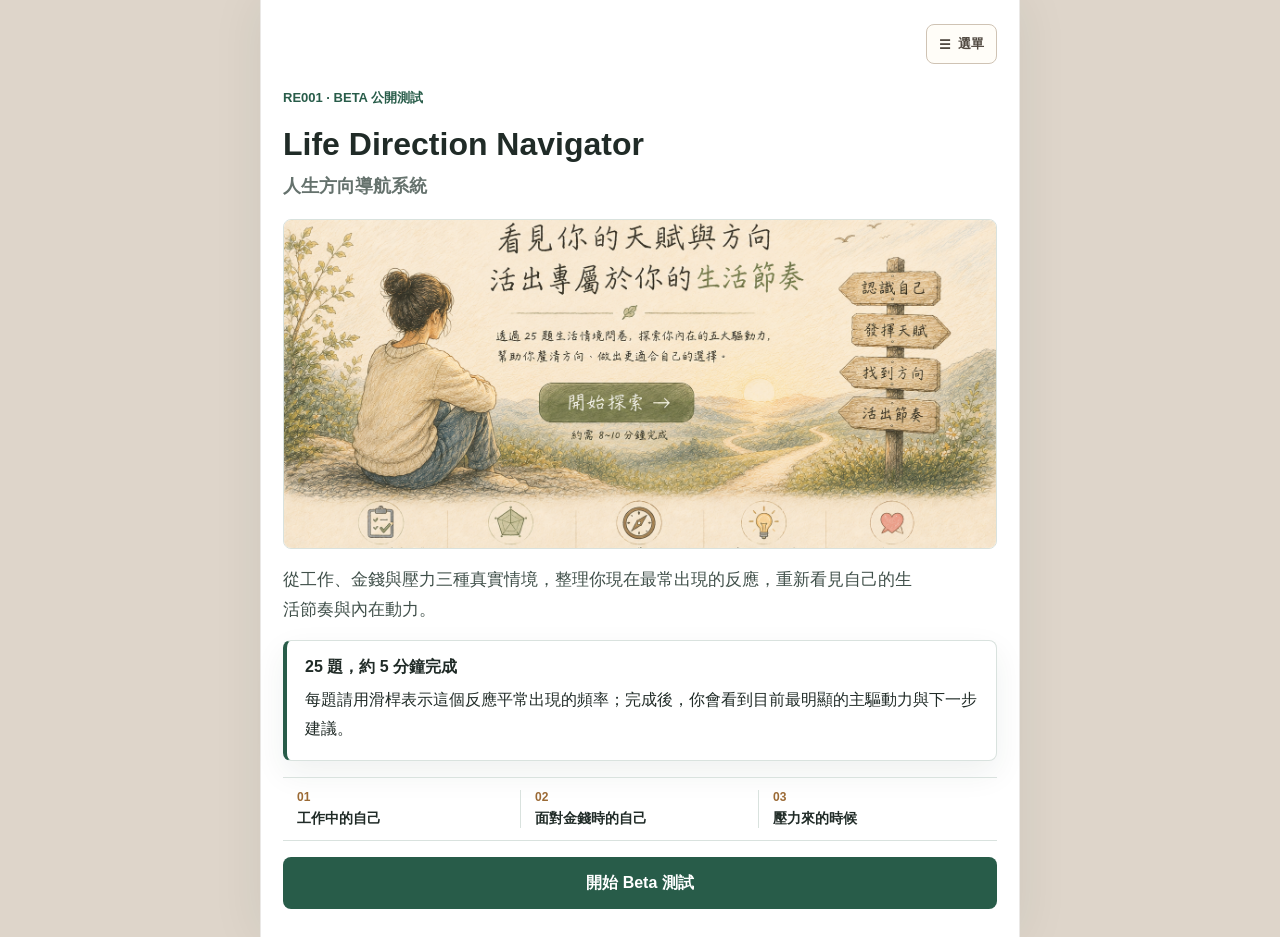
<file: index.html>
<!doctype html>
<html lang="zh-Hant">
  <head>
    <meta charset="UTF-8" />
    <meta name="viewport" content="width=device-width, initial-scale=1.0" />
    <title>人生方向導航系統｜RE001 Beta</title>
    <meta
      name="description"
      content="透過 25 題生活情境，整理你目前的五大驅動力與下一步方向。"
    />
    <script async src="https://www.googletagmanager.com/gtag/js?id=G-JBVZVZ3SZJ"></script>
    <link rel="stylesheet" href="style.css?v=re001-beta-v2" />
  </head>
  <body>
    <main class="app-shell">
      <section class="screen home-screen" id="home-screen">
        <nav class="free-nav" aria-label="功能導覽">
          <div class="free-menu-bar">
            <button
              class="free-menu-toggle"
              id="free-menu-toggle"
              type="button"
              aria-controls="free-menu-dropdown"
              aria-expanded="false"
            >
              <span aria-hidden="true">☰</span>
              選單
            </button>
          </div>

          <div class="free-menu-dropdown hidden" id="free-menu-dropdown">
            <div class="free-menu-items">
              <button
                class="free-menu-item"
                type="button"
                data-nav-panel="contexts-panel"
                aria-controls="contexts-panel"
                aria-expanded="false"
              >
                十大生活情境
              </button>
              <button
                class="free-menu-item"
                type="button"
                data-nav-panel="wisdom-panel"
                aria-controls="wisdom-panel"
                aria-expanded="false"
              >
                東方智慧系列
              </button>
              <button
                class="free-menu-item"
                type="button"
                data-nav-panel="share-panel"
                aria-controls="share-panel"
                aria-expanded="false"
              >
                分享
              </button>
              <button
                class="free-menu-item"
                type="button"
                data-nav-panel="about-panel"
                aria-controls="about-panel"
                aria-expanded="false"
              >
                說明
              </button>
            </div>

            <section class="free-nav-panel hidden" id="share-panel" aria-labelledby="share-panel-title">
              <h2 id="share-panel-title">分享 Life Direction Navigator</h2>
              <label for="share-url">目前網站網址</label>
              <div class="share-link-row">
                <input id="share-url" type="text" readonly />
                <button class="secondary-button" id="copy-share-link-button" type="button">複製連結</button>
              </div>
              <p class="nav-panel-status" id="share-link-status" role="status" aria-live="polite"></p>
            </section>

            <section class="free-nav-panel hidden" id="contexts-panel" aria-labelledby="contexts-panel-title">
              <h2 id="contexts-panel-title">十大生活情境</h2>
              <ul class="context-nav-list">
                <li>工作</li>
                <li>學習</li>
                <li>家庭</li>
                <li>人際</li>
                <li>金錢</li>
                <li>健康</li>
                <li>時間</li>
                <li>選擇</li>
                <li>壓力</li>
                <li>休息</li>
              </ul>
              <p>未來 Life Direction Navigator 會圍繞這十大生活情境，逐步提供不同主題的導航測驗。</p>
            </section>

            <section class="free-nav-panel hidden" id="about-panel" aria-labelledby="about-panel-title">
              <h2 id="about-panel-title">測驗說明</h2>
              <p>本測驗透過 25 題生活情境滑軌，協助你初步了解目前的五大驅動力分布。</p>
              <p>這不是算命，也不是診斷，而是一份自我觀察工具。</p>
              <p class="answer-reminder">請依第一直覺作答，沒有標準答案。</p>
            </section>

            <section class="free-nav-panel hidden" id="wisdom-panel" aria-labelledby="wisdom-panel-title">
              <h2 id="wisdom-panel-title">東方智慧系列</h2>
              <ul class="wisdom-product-list">
                <li>Chinese Cultural Identity Generator</li>
                <li>Life Direction Navigator</li>
                <li>Five Elements Personality System</li>
                <li>Sun Tzu Business Strategy System</li>
                <li>Tao Wisdom System</li>
                <li>I Ching Decision System</li>
              </ul>
              <p>這些工具都屬於 Eastern Wisdom Digital Products Platform，未來會逐步串接成完整的東方智慧數位工具系統。</p>
            </section>
          </div>
        </nav>

        <p class="eyebrow home-edition">RE001 · BETA 公開測試</p>
        <h1>Life Direction Navigator</h1>
        <p class="product-name">人生方向導航系統</p>
        <img
          class="hero-illustration"
          src="assets/images/home-hero.png"
          alt="一位旅人坐在山徑前，思考接下來的人生方向"
        />
        <p class="lead">
          從工作、金錢與壓力三種真實情境，整理你現在最常出現的反應，重新看見自己的生活節奏與內在動力。
        </p>
        <div class="home-panel" aria-label="本次探索重點">
          <strong>25 題，約 5 分鐘完成</strong>
          <p>每題請用滑桿表示這個反應平常出現的頻率；完成後，你會看到目前最明顯的主驅動力與下一步建議。</p>
        </div>
        <ol class="chapter-preview" aria-label="問卷三個章節">
          <li><span>01</span><strong>工作中的自己</strong></li>
          <li><span>02</span><strong>面對金錢時的自己</strong></li>
          <li><span>03</span><strong>壓力來的時候</strong></li>
        </ol>
        <button class="primary-button" id="start-button" type="button">開始 Beta 測試</button>
      </section>

      <section class="screen quiz-screen hidden" id="quiz-screen" aria-live="polite">
        <div class="progress-row">
          <p class="eyebrow" id="question-counter">第 1 題 / 25 題</p>
          <p class="save-status" id="save-status">已準備</p>
        </div>
        <div class="progress-track" aria-hidden="true">
          <span id="progress-bar"></span>
        </div>

        <article class="question-card">
          <div class="context-card" aria-label="目前生活情境">
            <div class="context-illustration context-work" id="context-illustration" aria-hidden="true"></div>
            <div>
              <p class="context-kicker" id="context-kicker">第一章 · Q01–Q08</p>
              <h2 id="context-title">工作中的自己</h2>
              <p id="context-description">請回想自己平常工作的樣子，依照最自然的反應回答即可。</p>
            </div>
          </div>
          <p class="question-driver" id="question-driver">生活情境</p>
          <h2 id="question-text">題目載入中</h2>
          <div class="slider-area">
            <input
              id="answer-slider"
              type="range"
              min="0"
              max="100"
              step="1"
              value="0"
              aria-label="這個反應出現的頻率"
            />
            <div class="slider-meter">
              <strong id="score-label">幾乎沒有 · 0%</strong>
            </div>
            <div class="frequency-scale" aria-hidden="true">
              <span data-frequency-index="0">幾乎沒有</span>
              <span data-frequency-index="1">偶爾</span>
              <span data-frequency-index="2">有時候</span>
              <span data-frequency-index="3">經常</span>
              <span data-frequency-index="4">幾乎每次</span>
            </div>
            <p class="answer-warning" id="answer-warning" role="status" aria-live="polite"></p>
          </div>
        </article>

        <div class="button-row">
          <button class="secondary-button" id="prev-button" type="button">上一題</button>
          <button class="primary-button" id="next-button" type="button">下一題</button>
        </div>
      </section>

      <section class="screen result-screen hidden" id="result-screen">
        <p class="eyebrow">免費版結果</p>
        <h1 id="main-driver-title">主驅動力</h1>
        <p class="result-summary" id="result-summary">先看見現在最明顯的方向感。</p>
        <p class="lead" id="result-description">結果整理中。</p>

        <div class="score-list" id="score-list" aria-label="五大驅動力分數"></div>

        <div class="result-note">
          <h2>下一步建議</h2>
          <p id="next-step-text">先選一個最小行動，讓生活回饋你，而不是一次逼自己做完所有決定。</p>
        </div>

        <div class="action-area">
          <section class="action-block">
            <h2>你的下一步</h2>
            <p>這份結果不是要替你決定人生，而是幫你先看見自己的傾向。接下來，你可以先選一個最容易開始的小行動，觀察自己這一週在哪些時刻最有能量。</p>
          </section>
        </div>

        <button class="primary-button" id="go-feedback-button" type="button">下一步</button>
      </section>

      <section class="screen feedback-screen hidden" id="feedback-screen" aria-labelledby="feedback-title">
        <p class="eyebrow">使用回饋</p>
        <h1 id="feedback-title">幫助我們確認這份結果是否真的有用</h1>

        <label for="match-score">這個結果像不像你？</label>
        <input id="match-score" type="range" min="0" max="100" step="any" value="50" />
        <div class="slider-labels">
          <span>這不是我平常的反應</span>
          <strong id="match-score-label">50%</strong>
          <span>這就是我平常的反應</span>
        </div>

        <fieldset class="feedback-options">
          <legend>做完整份測驗後，你最大的感覺是？</legend>
          <label><input type="radio" name="overall-feeling" value="很了解自己" />很了解自己</label>
          <label><input type="radio" name="overall-feeling" value="有新的發現" />有新的發現</label>
          <label><input type="radio" name="overall-feeling" value="普普通通" />普普通通</label>
          <label><input type="radio" name="overall-feeling" value="有點看不懂" />有點看不懂</label>
          <label><input type="radio" name="overall-feeling" value="不太像我" />不太像我</label>
        </fieldset>

        <fieldset class="feedback-options">
          <legend>如果有完整版分析，你最想知道什麼？</legend>
          <label><input type="radio" name="full-report-interest" value="更了解自己的優勢" />更了解自己的優勢</label>
          <label><input type="radio" name="full-report-interest" value="更了解適合的工作或方向" />更了解適合的工作或方向</label>
          <label><input type="radio" name="full-report-interest" value="更了解自己的盲點" />更了解自己的盲點</label>
          <label><input type="radio" name="full-report-interest" value="更具體的下一步建議" />更具體的下一步建議</label>
          <label><input type="radio" name="full-report-interest" value="我還不確定" />我還不確定</label>
        </fieldset>

        <fieldset class="feedback-options">
          <legend>如果完整版真的有幫助，你願意付費嗎？</legend>
          <label><input type="radio" name="willingness-to-pay" value="目前只想免費使用" />目前只想免費使用</label>
          <label><input type="radio" name="willingness-to-pay" value="願意付 99 元" />願意付 99 元</label>
          <label><input type="radio" name="willingness-to-pay" value="願意付 199 元" />願意付 199 元</label>
          <label><input type="radio" name="willingness-to-pay" value="願意付 299 元" />願意付 299 元</label>
          <label><input type="radio" name="willingness-to-pay" value="願意付 499 元以上" />願意付 499 元以上</label>
        </fieldset>

        <label for="extra-feedback">有沒有一句話想告訴我們？（選填）</label>
        <textarea id="extra-feedback" rows="3"></textarea>

        <button class="primary-button" id="save-feedback-button" type="button">儲存回饋</button>
        <p class="save-status" id="feedback-status">回饋會先儲存在這台裝置。</p>
      </section>

      <section class="screen thank-you-screen hidden" id="thank-you-screen" aria-labelledby="thank-you-title">
        <p class="eyebrow">體驗完成</p>
        <h1 id="thank-you-title">謝謝你完成本次測試</h1>
        <div class="thank-you-message">
          <p>你的回饋會幫助我們把 Life Direction Navigator 做得更清楚、更貼近真實使用者。</p>
        </div>
        <figure class="dv-report-visual">
          <img
            src="assets/dv/dv-full-report-v1.png"
            alt="完整版 Life Direction Navigator 服務內容介紹"
          />
        </figure>
        <button
          class="primary-button report-cta"
          id="unlock-report-button"
          type="button"
          data-future-payment="stripe"
        >
          <span class="report-cta-title">解鎖完整人生導航報告</span>
          <span class="report-cta-price">只要 NT$160</span>
        </button>
        <p class="unlock-status" id="unlock-report-status" role="status" aria-live="polite"></p>
        <button class="secondary-button" id="back-home-button" type="button">回到首頁</button>
      </section>
    </main>

    <script type="module" src="script.js?v=re001-beta-v2"></script>
  </body>
</html>
</file>
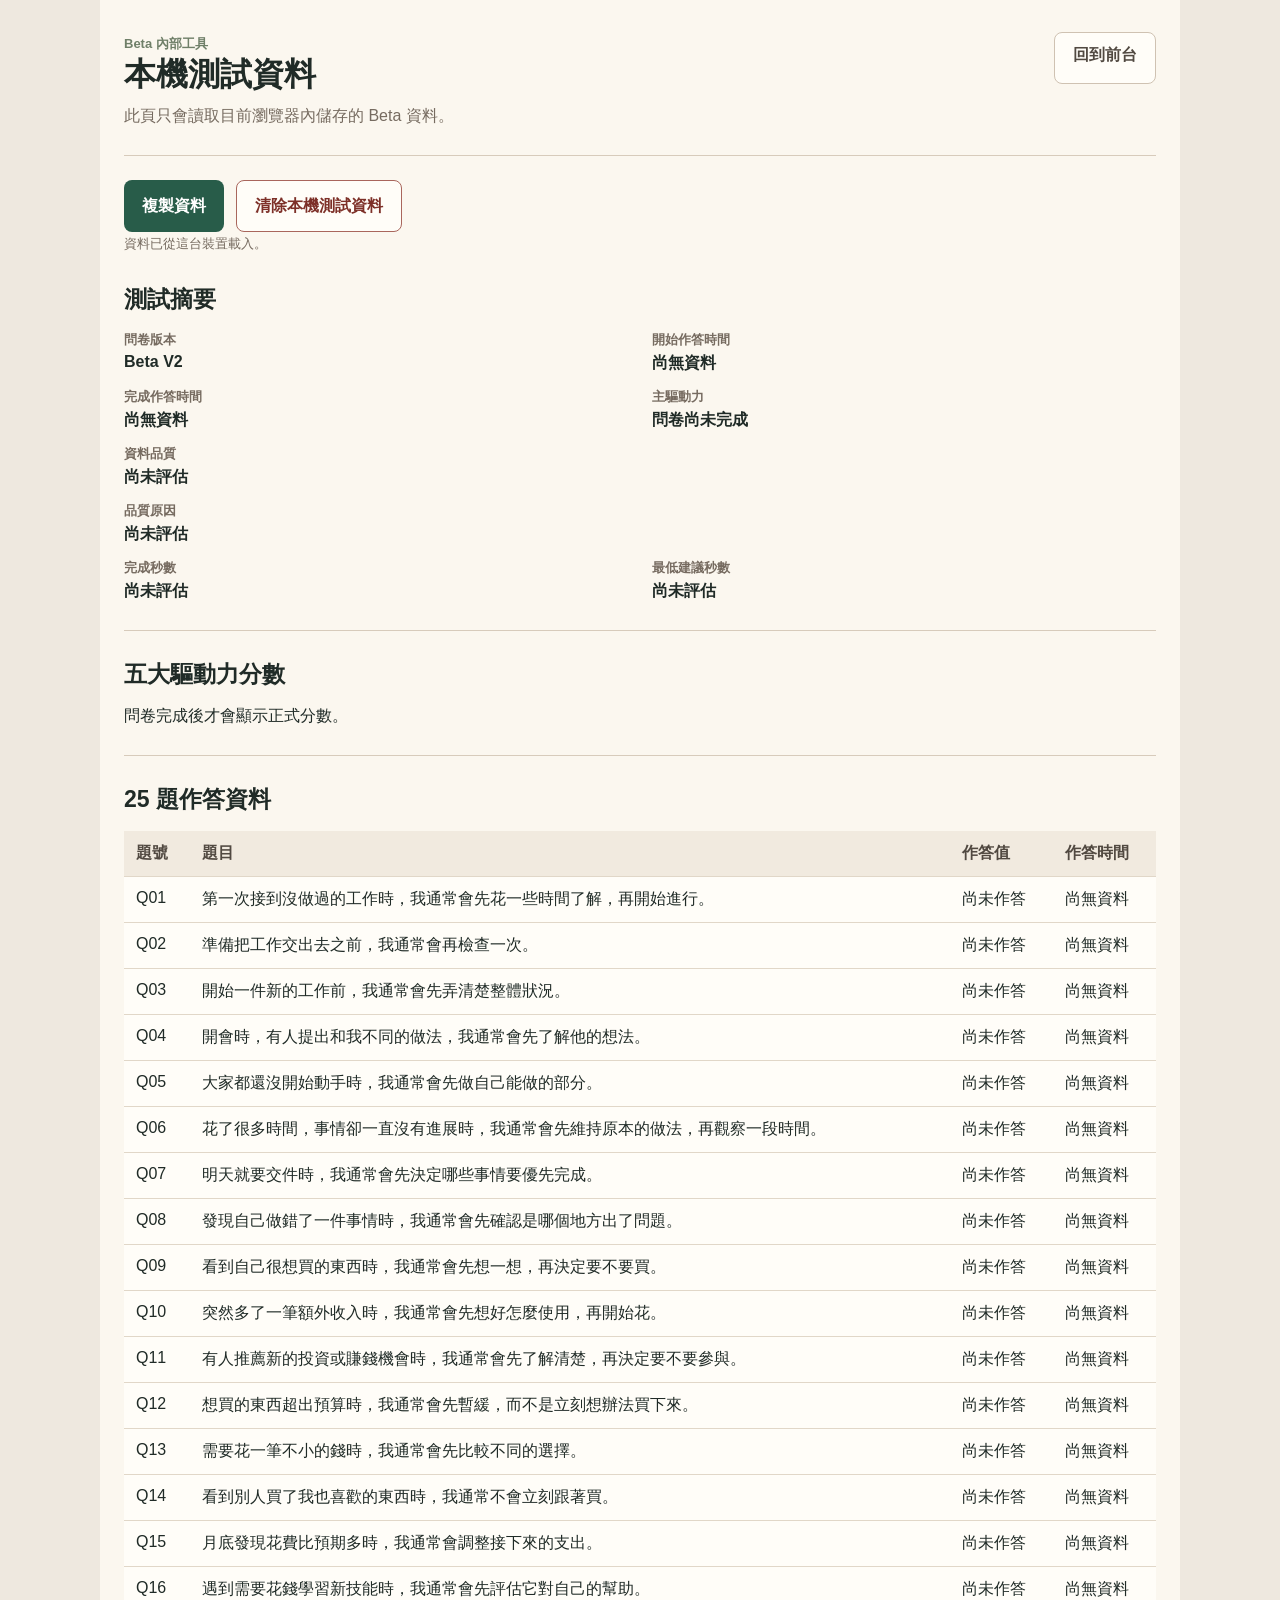
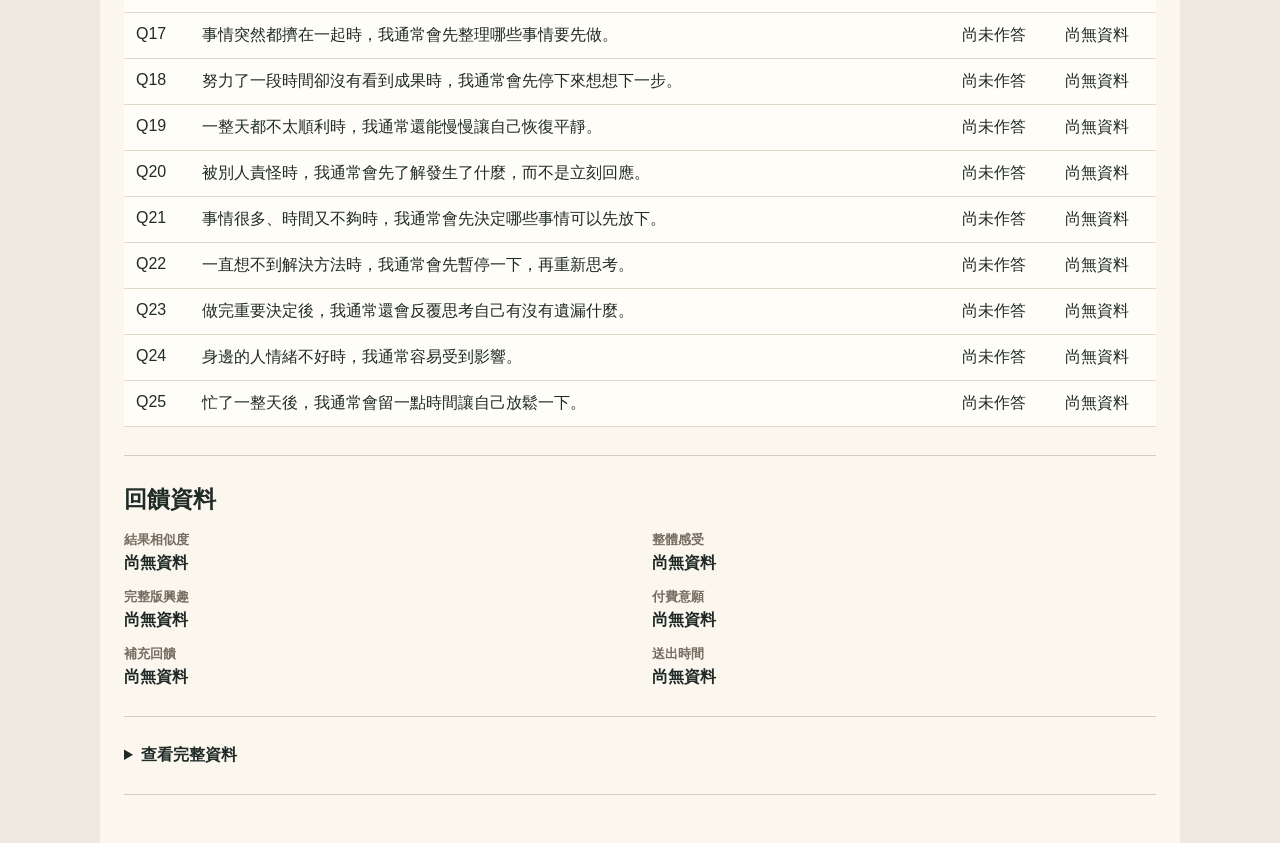
<file: admin.html>
<!doctype html>
<html lang="zh-Hant">
  <head>
    <meta charset="UTF-8" />
    <meta name="viewport" content="width=device-width, initial-scale=1.0" />
    <title>Life Direction Navigator｜Beta 資料後台</title>
    <meta name="robots" content="noindex, nofollow" />
    <link rel="stylesheet" href="style.css" />
  </head>
  <body class="admin-page">
    <main class="admin-shell">
      <header class="admin-header">
        <div>
          <p class="eyebrow">Beta 內部工具</p>
          <h1>本機測試資料</h1>
          <p class="admin-description">此頁只會讀取目前瀏覽器內儲存的 Beta 資料。</p>
        </div>
        <a class="secondary-button admin-home-link" href="index.html">回到前台</a>
      </header>

      <div class="admin-actions">
        <button class="primary-button" id="admin-copy-button" type="button">複製資料</button>
        <button class="secondary-button danger-button" id="admin-clear-button" type="button">清除本機測試資料</button>
      </div>
      <p class="save-status" id="admin-status">資料已從這台裝置載入。</p>

      <section class="admin-section" aria-labelledby="admin-summary-title">
        <h2 id="admin-summary-title">測試摘要</h2>
        <dl class="admin-summary">
          <div>
            <dt>問卷版本</dt>
            <dd id="admin-version">尚無資料</dd>
          </div>
          <div>
            <dt>開始作答時間</dt>
            <dd id="admin-started-at">尚無資料</dd>
          </div>
          <div>
            <dt>完成作答時間</dt>
            <dd id="admin-completed-at">尚無資料</dd>
          </div>
          <div>
            <dt>主驅動力</dt>
            <dd id="admin-primary-driver">尚無資料</dd>
          </div>
          <div>
            <dt>資料品質</dt>
            <dd id="admin-quality-flag">尚未評估</dd>
          </div>
          <div class="admin-summary-wide">
            <dt>品質原因</dt>
            <dd id="admin-quality-reason">尚未評估</dd>
          </div>
          <div>
            <dt>完成秒數</dt>
            <dd id="admin-completion-seconds">尚未評估</dd>
          </div>
          <div>
            <dt>最低建議秒數</dt>
            <dd id="admin-minimum-answer-time">尚未評估</dd>
          </div>
        </dl>
      </section>

      <section class="admin-section" aria-labelledby="admin-scores-title">
        <h2 id="admin-scores-title">五大驅動力分數</h2>
        <div class="score-list" id="admin-score-list"></div>
      </section>

      <section class="admin-section" aria-labelledby="admin-answers-title">
        <h2 id="admin-answers-title">25 題作答資料</h2>
        <div class="admin-table-wrap">
          <table class="admin-table">
            <thead>
              <tr>
                <th scope="col">題號</th>
                <th scope="col">題目</th>
                <th scope="col">作答值</th>
                <th scope="col">作答時間</th>
              </tr>
            </thead>
            <tbody id="admin-answer-list"></tbody>
          </table>
        </div>
      </section>

      <section class="admin-section" aria-labelledby="admin-feedback-title">
        <h2 id="admin-feedback-title">回饋資料</h2>
        <dl class="admin-summary" id="admin-feedback-list"></dl>
      </section>

      <details class="admin-raw-data">
        <summary>查看完整資料</summary>
        <pre id="admin-raw-output">尚無資料。</pre>
      </details>
    </main>

    <script type="module" src="pages/admin.js"></script>
  </body>
</html>
</file>
<file: style.css>
:root {
  --ink: #202b27;
  --muted: #65726d;
  --primary: #285c49;
  --primary-strong: #1f493a;
  --accent: #9b6a35;
  --surface: #ffffff;
  --surface-soft: #f3f6f4;
  --line: #d9e2de;
  --danger: #93473d;
}

* {
  box-sizing: border-box;
}

[hidden] {
  display: none !important;
}

html {
  min-height: 100%;
}

body {
  min-height: 100%;
  margin: 0;
  color: var(--ink);
  background: #e7eeeb;
  font-family: "Noto Sans TC", "Microsoft JhengHei", sans-serif;
  text-rendering: optimizeLegibility;
}

button,
input,
textarea {
  font: inherit;
}

input[type="email"] {
  width: 100%;
  border: 1px solid #d7cbbb;
  border-radius: 8px;
  padding: 12px;
  color: #2f2a25;
  background: #fffaf0;
}

.app-shell {
  width: min(100%, 760px);
  min-height: 100vh;
  min-height: 100svh;
  margin: 0 auto;
  background: var(--surface);
  box-shadow: 0 0 48px rgba(28, 52, 43, 0.08);
}

.screen {
  min-height: 100vh;
  min-height: 100svh;
  padding: 28px 22px;
}

.hidden {
  display: none;
}

.home-screen {
  display: flex;
  flex-direction: column;
  justify-content: flex-start;
  gap: 16px;
  padding-top: 24px;
}

.home-screen.hidden {
  display: none;
}

.free-nav {
  position: relative;
  z-index: 20;
}

.free-menu-bar {
  display: flex;
  justify-content: flex-end;
}

.free-menu-toggle {
  display: inline-flex;
  min-height: 40px;
  align-items: center;
  gap: 7px;
  border: 1px solid #cfc3b4;
  border-radius: 8px;
  padding: 8px 12px;
  color: #514941;
  background: #fffdf8;
  cursor: pointer;
  font-size: 13px;
  font-weight: 700;
}

.free-menu-toggle[aria-expanded="true"] {
  border-color: #66795f;
  color: #fffdf8;
  background: #66795f;
}

.free-menu-dropdown {
  position: absolute;
  top: calc(100% + 8px);
  right: 0;
  width: min(100%, 390px);
  max-height: min(70vh, 620px);
  overflow-y: auto;
  display: grid;
  gap: 12px;
  border: 1px solid #e1d7c8;
  border-radius: 8px;
  padding: 16px;
  background: #fffdf8;
  box-shadow: 0 18px 44px rgba(47, 42, 37, 0.2);
}

.free-menu-dropdown.hidden {
  display: none;
}

.free-menu-items {
  display: grid;
  grid-template-columns: repeat(2, minmax(0, 1fr));
  gap: 8px;
}

.free-menu-item {
  min-height: 40px;
  border: 1px solid #d7cbbb;
  border-radius: 8px;
  padding: 8px;
  color: #514941;
  background: #fffaf0;
  cursor: pointer;
  font-size: 13px;
  font-weight: 700;
}

.free-menu-item[aria-expanded="true"] {
  border-color: #66795f;
  color: #fffdf8;
  background: #66795f;
}

.free-nav-panel {
  display: grid;
  gap: 12px;
  border-top: 1px solid #e1d7c8;
  padding-top: 14px;
}

.free-nav-panel.hidden {
  display: none;
}

.free-nav-panel h2 {
  font-size: 18px;
}

.free-nav-panel p,
.free-nav-panel label {
  font-size: 14px;
}

.free-nav-panel label {
  font-weight: 700;
}

.share-link-row {
  display: grid;
  grid-template-columns: minmax(0, 1fr) auto;
  gap: 8px;
}

.share-link-row input {
  min-width: 0;
  border: 1px solid #d7cbbb;
  border-radius: 8px;
  padding: 10px;
  color: #514941;
  background: #fffaf0;
}

.share-link-row .secondary-button {
  min-height: 42px;
  padding: 8px 12px;
}

.nav-panel-status {
  min-height: 20px;
  color: #66795f;
  font-weight: 700;
}

.context-nav-list {
  display: grid;
  grid-template-columns: repeat(2, minmax(0, 1fr));
  gap: 8px 14px;
  margin: 0;
  padding: 0;
  list-style: none;
}

.context-nav-list li {
  border-bottom: 1px solid #e1d7c8;
  padding: 6px 0;
  font-weight: 700;
}

.wisdom-product-list {
  display: grid;
  gap: 0;
  margin: 0;
  padding: 0;
  list-style: none;
}

.wisdom-product-list li {
  border-bottom: 1px solid #e1d7c8;
  padding: 8px 0;
  color: #514941;
  font-size: 13px;
  line-height: 1.5;
}

.answer-reminder {
  border-left: 3px solid #8a9b7d;
  padding-left: 12px;
  color: #66795f;
  font-weight: 700;
}

.eyebrow {
  margin: 0;
  color: #6f7f68;
  font-size: 13px;
  font-weight: 700;
}

h1,
h2,
p {
  letter-spacing: 0;
}

h1 {
  margin: 0;
  font-size: 32px;
  line-height: 1.22;
}

h2 {
  margin: 0;
  font-size: 23px;
  line-height: 1.35;
}

p {
  margin: 0;
  font-size: 16px;
  line-height: 1.8;
}

.home-edition {
  margin-top: 6px;
  color: var(--primary);
}

.product-name {
  margin-top: -10px;
  color: var(--muted);
  font-size: 18px;
  font-weight: 700;
}

.lead {
  max-width: 640px;
  color: #40504a;
  font-size: 17px;
  line-height: 1.75;
}

.home-panel,
.question-card,
.result-note,
.action-block {
  border: 1px solid var(--line);
  border-radius: 8px;
  background: var(--surface);
  box-shadow: 0 12px 32px rgba(28, 52, 43, 0.07);
}

.home-panel {
  display: grid;
  gap: 8px;
  border-left: 4px solid var(--primary);
  padding: 16px 18px;
}

.hero-illustration {
  display: block;
  width: 100%;
  height: clamp(220px, 42vw, 330px);
  object-fit: cover;
  object-position: 14% 52%;
  border: 1px solid var(--line);
  border-radius: 8px;
}

.chapter-preview {
  display: grid;
  grid-template-columns: repeat(3, minmax(0, 1fr));
  margin: 0;
  border-top: 1px solid var(--line);
  border-bottom: 1px solid var(--line);
  padding: 12px 0;
  list-style: none;
}

.chapter-preview li {
  display: grid;
  gap: 4px;
  min-width: 0;
  padding: 0 14px;
  border-right: 1px solid var(--line);
}

.chapter-preview li:last-child {
  border-right: 0;
}

.chapter-preview span {
  color: var(--accent);
  font-size: 12px;
  font-weight: 700;
}

.chapter-preview strong {
  font-size: 14px;
  line-height: 1.45;
}

.primary-button,
.secondary-button {
  min-height: 52px;
  border-radius: 8px;
  padding: 12px 18px;
  cursor: pointer;
  font-weight: 700;
}

.primary-button {
  border: 0;
  color: #ffffff;
  background: var(--primary);
}

.primary-button:hover,
.primary-button:focus-visible {
  background: var(--primary-strong);
}

button:focus-visible,
input:focus-visible {
  outline: 3px solid rgba(40, 92, 73, 0.25);
  outline-offset: 3px;
}

.secondary-button {
  border: 1px solid #cfc2b2;
  color: #514941;
  background: #fffdf8;
}

.progress-row,
.button-row,
.slider-labels,
.score-row {
  display: flex;
  align-items: center;
  justify-content: space-between;
  gap: 12px;
}

.progress-row {
  margin-bottom: 12px;
}

.save-status,
.range-value {
  color: #766b60;
  font-size: 13px;
}

.progress-track {
  height: 8px;
  overflow: hidden;
  border-radius: 999px;
  background: #e5dbcf;
}

.progress-track span {
  display: block;
  width: 4%;
  height: 100%;
  border-radius: inherit;
  background: var(--primary);
  transition: width 0.2s ease;
}

.quiz-screen {
  display: flex;
  flex-direction: column;
  justify-content: space-between;
  gap: 24px;
}

.quiz-screen.hidden {
  display: none;
}

.question-card {
  display: grid;
  gap: 22px;
  padding: 26px 24px;
}

.context-card {
  display: grid;
  grid-template-columns: 132px 1fr;
  align-items: center;
  gap: 14px;
}

.context-illustration {
  width: 100%;
  aspect-ratio: 3 / 2;
  border: 1px solid rgba(129, 111, 86, 0.2);
  border-radius: 8px;
  background-position: center;
  background-size: cover;
}

.context-work {
  background-image: url("assets/images/question-work.png");
}

.context-money {
  background-image: url("assets/images/question-money.png");
}

.context-stress {
  background-image: url("assets/images/question-stress.png");
}

.context-kicker {
  color: #6f7f68;
  font-size: 12px;
  font-weight: 700;
  line-height: 1.3;
}

.context-card h2 {
  margin-top: 4px;
  font-size: 20px;
}

.context-card p:last-child {
  margin-top: 3px;
  color: #766b60;
  font-size: 13px;
  line-height: 1.5;
}

.question-driver {
  color: #876f55;
  font-size: 14px;
  font-weight: 700;
}

.slider-area {
  display: grid;
  gap: 14px;
}

input[type="range"] {
  width: 100%;
  height: 34px;
  margin: 0;
  accent-color: var(--primary);
  cursor: pointer;
}

input[type="range"]::-webkit-slider-runnable-track {
  height: 8px;
  border-radius: 999px;
  background: #dce6e1;
}

input[type="range"]::-webkit-slider-thumb {
  width: 24px;
  height: 24px;
  margin-top: -8px;
  border: 3px solid #ffffff;
  border-radius: 50%;
  background: var(--primary);
  box-shadow: 0 2px 8px rgba(28, 52, 43, 0.3);
  -webkit-appearance: none;
}

input[type="range"]::-moz-range-track {
  height: 8px;
  border-radius: 999px;
  background: #dce6e1;
}

input[type="range"]::-moz-range-thumb {
  width: 20px;
  height: 20px;
  border: 3px solid #ffffff;
  border-radius: 50%;
  background: var(--primary);
  box-shadow: 0 2px 8px rgba(28, 52, 43, 0.3);
}

.slider-meter {
  text-align: center;
}

.slider-meter strong {
  display: inline-flex;
  min-width: 132px;
  justify-content: center;
  border: 1px solid #cbdad3;
  border-radius: 8px;
  padding: 7px 12px;
  color: var(--primary-strong);
  background: var(--surface-soft);
  font-size: 14px;
}

.frequency-scale {
  display: grid;
  grid-template-columns: repeat(5, minmax(0, 1fr));
  gap: 4px;
  color: var(--muted);
  font-size: 12px;
  line-height: 1.35;
  text-align: center;
}

.frequency-scale span {
  min-width: 0;
  border-top: 2px solid #d9e2de;
  padding-top: 7px;
  overflow-wrap: anywhere;
}

.frequency-scale span.is-current {
  border-color: var(--primary);
  color: var(--primary-strong);
  font-weight: 700;
}

.answer-warning {
  min-height: 24px;
  color: var(--danger);
  font-size: 14px;
  font-weight: 700;
  text-align: center;
}

.button-row button {
  flex: 1;
}

.result-screen,
.feedback-screen,
.thank-you-screen {
  display: grid;
  gap: 18px;
}

.result-screen.hidden,
.feedback-screen.hidden,
.thank-you-screen.hidden {
  display: none;
}

.result-summary {
  color: var(--primary);
  font-weight: 700;
}

.score-list {
  display: grid;
  gap: 12px;
}

.score-row {
  display: grid;
  grid-template-columns: 82px 1fr auto;
  align-items: center;
  gap: 10px;
  padding: 12px;
  border-radius: 8px;
  background: #fffdf8;
}

.score-name {
  font-weight: 700;
}

.score-value {
  color: #7a7065;
  font-size: 12px;
  font-weight: 700;
}

.score-bar {
  height: 10px;
  overflow: hidden;
  border-radius: 999px;
  background: #ebe2d8;
}

.score-bar span {
  display: block;
  width: 0%;
  height: 100%;
  border-radius: inherit;
  background: #8a9b7d;
}

.result-note,
.action-area,
.action-block,
.feedback-screen {
  display: grid;
  gap: 14px;
  padding: 18px;
}

.action-area {
  padding: 0;
}

.action-block label,
.feedback-email label {
  font-weight: 700;
}

.feedback-email {
  display: grid;
  gap: 10px;
  border: 1px solid #e1d7c8;
  border-radius: 8px;
  padding: 14px;
  background: #fffdf8;
}

.feedback-screen label {
  font-weight: 700;
}

.feedback-options {
  display: grid;
  gap: 10px;
  margin: 0;
  border: 0;
  padding: 0;
}

.feedback-options legend {
  margin-bottom: 4px;
  font-weight: 700;
}

.feedback-options label {
  display: flex;
  align-items: center;
  gap: 9px;
  min-height: 42px;
  border: 1px solid #e1d7c8;
  border-radius: 8px;
  padding: 9px 11px;
  background: #fffaf0;
  font-weight: 400;
}

.feedback-options input {
  accent-color: #66795f;
}

.feedback-screen textarea {
  width: 100%;
  resize: vertical;
  border: 1px solid #d7cbbb;
  border-radius: 8px;
  padding: 10px;
  color: #2f2a25;
  background: #fffaf0;
}

.thank-you-message {
  display: grid;
  gap: 14px;
  width: min(100%, 960px);
  margin: 0 auto;
  border: 1px solid #e1d7c8;
  border-radius: 8px;
  padding: 18px;
  background: #fffdf8;
}

.thank-you-screen {
  width: min(100vw, 1048px);
  margin-left: 50%;
  background: #fbf7ef;
  transform: translateX(-50%);
}

.thank-you-screen > .eyebrow,
.thank-you-screen > h1 {
  text-align: center;
}

.dv-report-visual {
  width: min(100%, 960px);
  margin: 8px auto 0;
}

.dv-report-visual img {
  display: block;
  width: 100%;
  height: auto;
  border: 1px solid rgba(129, 111, 86, 0.18);
  border-radius: 8px;
  object-fit: contain;
}

.report-cta {
  display: grid;
  place-items: center;
  gap: 4px;
  width: min(100%, 620px);
  min-height: 82px;
  margin: 8px auto 0;
  padding: 16px 24px;
  box-shadow: 0 16px 36px rgba(65, 85, 56, 0.28);
}

.report-cta-title {
  font-size: 20px;
  font-weight: 700;
}

.report-cta-price {
  font-size: 14px;
  font-weight: 700;
  opacity: 0.9;
}

.unlock-status {
  width: min(100%, 620px);
  min-height: 24px;
  margin: 0 auto;
  color: #66795f;
  font-size: 14px;
  font-weight: 700;
  text-align: center;
}

.thank-you-screen > #back-home-button {
  width: min(100%, 620px);
  margin: 0 auto;
}

.admin-page {
  background: #eee8df;
}

.admin-shell {
  width: min(100%, 1080px);
  min-height: 100vh;
  margin: 0 auto;
  padding: 32px 24px 48px;
  background: #fbf7ef;
}

.admin-header {
  display: flex;
  align-items: flex-start;
  justify-content: space-between;
  gap: 24px;
  padding-bottom: 24px;
  border-bottom: 1px solid #d7cbbb;
}

.admin-description {
  margin-top: 8px;
  color: #766b60;
}

.admin-home-link {
  flex: 0 0 auto;
  text-decoration: none;
}

.admin-actions {
  display: flex;
  flex-wrap: wrap;
  gap: 12px;
  margin-top: 24px;
}

.danger-button {
  border-color: #a9665c;
  color: #7d3028;
}

.admin-section,
.admin-raw-data {
  padding: 28px 0;
  border-bottom: 1px solid #d7cbbb;
}

.admin-section h2 {
  margin-bottom: 16px;
}

.admin-summary {
  display: grid;
  grid-template-columns: repeat(2, minmax(0, 1fr));
  gap: 14px 24px;
  margin: 0;
}

.admin-summary div {
  min-width: 0;
}

.admin-summary .admin-summary-wide {
  grid-column: 1 / -1;
}

.admin-summary dt {
  color: #766b60;
  font-size: 13px;
  font-weight: 700;
}

.admin-summary dd {
  margin: 4px 0 0;
  overflow-wrap: anywhere;
  font-weight: 700;
}

.admin-table-wrap {
  overflow-x: auto;
}

.admin-table {
  width: 100%;
  border-collapse: collapse;
  background: #fffdf8;
}

.admin-table th,
.admin-table td {
  border-bottom: 1px solid #e1d7c8;
  padding: 12px;
  text-align: left;
  vertical-align: top;
}

.admin-table th {
  color: #514941;
  background: #f1eadf;
  white-space: nowrap;
}

.admin-table td:first-child,
.admin-table td:nth-child(3) {
  white-space: nowrap;
}

.admin-raw-data summary {
  cursor: pointer;
  font-weight: 700;
}

.admin-raw-data pre {
  max-height: 520px;
  overflow: auto;
  margin: 16px 0 0;
  border-radius: 8px;
  padding: 16px;
  background: #f1eadf;
  font-family: Consolas, "Courier New", monospace;
  font-size: 12px;
  line-height: 1.55;
  white-space: pre-wrap;
  word-break: break-word;
}

@media (min-width: 700px) {
  body {
    background: #ded5ca;
  }

  .app-shell {
    border-left: 1px solid rgba(80, 67, 52, 0.12);
    border-right: 1px solid rgba(80, 67, 52, 0.12);
  }
}

@media (max-width: 360px) {
  .screen {
    padding-left: 18px;
    padding-right: 18px;
  }

  .context-card {
    grid-template-columns: 1fr;
  }

  .context-illustration {
    width: min(100%, 220px);
    justify-self: center;
  }

  .free-menu-item {
    font-size: 12px;
  }

  .share-link-row {
    grid-template-columns: 1fr;
  }

  h1 {
    font-size: 28px;
  }

  h2 {
    font-size: 21px;
  }
}

@media (max-width: 640px) {
  .admin-shell {
    padding: 24px 18px 40px;
  }

  .admin-header {
    display: grid;
  }

  .admin-home-link {
    justify-self: start;
  }

  .admin-summary {
    grid-template-columns: 1fr;
  }
}

@media (max-width: 520px) {
  .screen {
    padding: 20px 16px 28px;
  }

  .home-screen {
    gap: 14px;
  }

  .hero-illustration {
    height: 180px;
    object-position: 12% 52%;
  }

  .chapter-preview li {
    padding: 0 8px;
  }

  .chapter-preview strong {
    font-size: 12px;
  }

  .question-card {
    gap: 18px;
    padding: 20px 16px;
  }

  .context-card {
    grid-template-columns: 112px 1fr;
    gap: 12px;
  }

  .context-card h2 {
    font-size: 18px;
  }

  .frequency-scale {
    font-size: 11px;
  }
}

@media (max-width: 360px) {
  .context-card {
    grid-template-columns: 1fr;
  }
}
</file>
